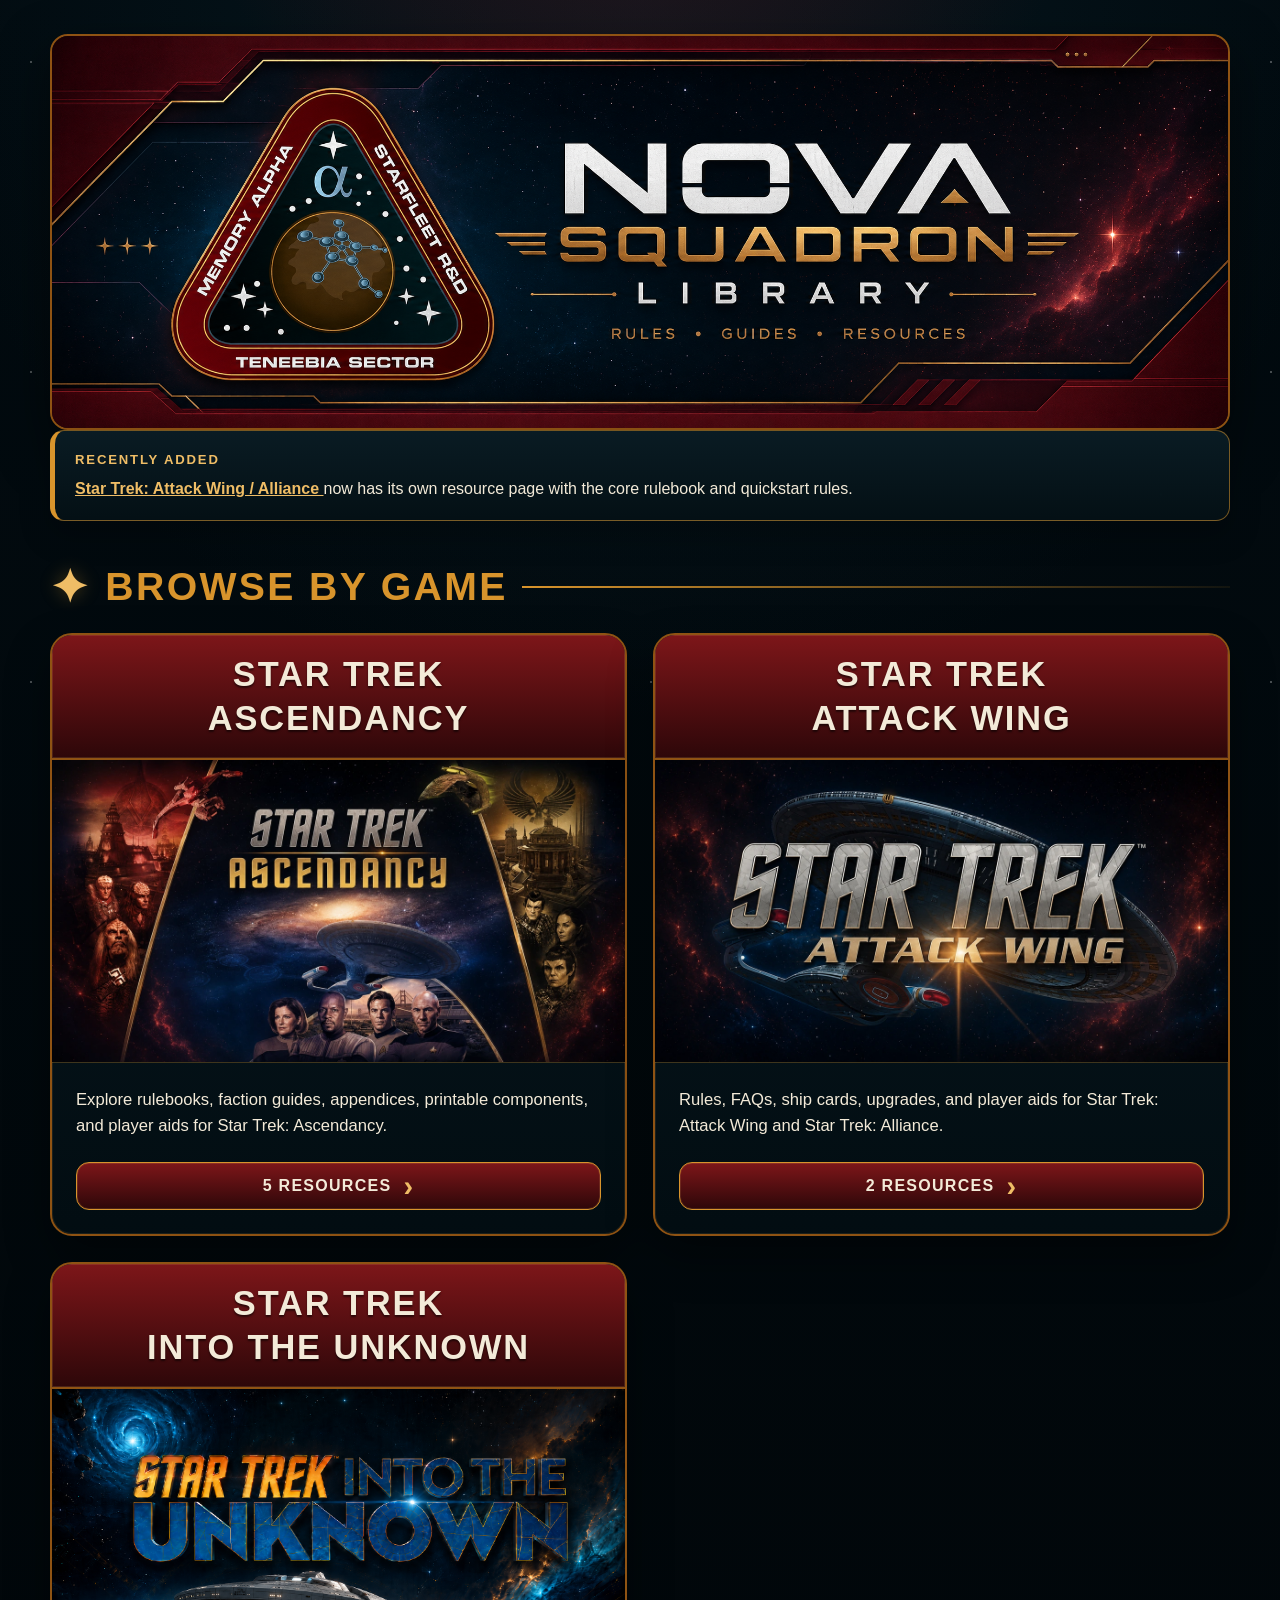
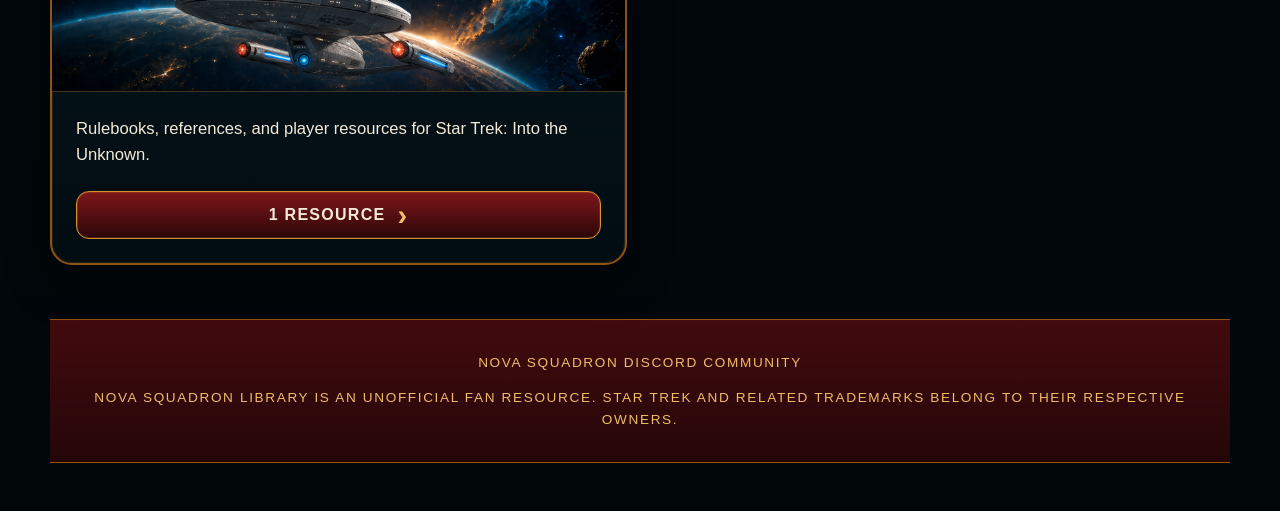
<file: index.html>
<!DOCTYPE html>
<html lang="en">
<head>
  <meta charset="UTF-8">

  <meta name="viewport"
        content="width=device-width, initial-scale=1.0">

  <meta name="description"
        content="Rules, references, and player aids for the Nova Squadron Discord community.">

    <!-- Discord and social-media preview -->
    <meta property="og:type" content="website">
    <meta property="og:site_name" content="Nova Squadron Library">
    <meta property="og:title" content="Nova Squadron Library">
    <meta property="og:description"
          content="Rules, references, and player aids for the Nova Squadron Discord community.">
    <meta property="og:url"
          content="https://sshea89.github.io/Nova-Squadron-Library/">
    <meta property="og:image"
          content="https://sshea89.github.io/Nova-Squadron-Library/images/nova-squadron-library-banner.png">

  <title>Nova Squadron Library</title>

  <link rel="stylesheet" href="css/home.css">
</head>

<body>
  <main class="container">

    <header class="site-header">
      <h1 class="visually-hidden">Nova Squadron Library</h1>

      <img
        class="site-banner"
        src="images/nova-squadron-library-banner.png"
        alt="Nova Squadron Library — Rules, Guides, and Resources">

    <section class="recently-added" aria-labelledby="recently-added-heading">
      <h2 class="recently-added__heading" id="recently-added-heading">
        Recently Added
      </h2>

      <p>
        <a href="attack-wing.html">
          Star Trek: Attack Wing / Alliance
        </a>
        now has its own resource page with the core rulebook and quickstart rules.
      </p>
    </section>
    
    </header>

    <section aria-labelledby="browse-heading">
      <h2 class="section-heading" id="browse-heading">
        <span>Browse by Game</span>
      </h2>

      <div class="game-grid">

        <a class="browse-card" href="ascendancy.html">
          <div class="browse-card__title">
            <span>
              <span class="browse-card__eyebrow">Star Trek</span>
              Ascendancy
            </span>
          </div>

          <img
            class="browse-card__art"
            src="images/ascendancy-card-art.webp"
            alt=""
            loading="lazy">

          <div class="browse-card__body">
            <p class="browse-card__description">
              Explore rulebooks, faction guides, appendices,
              printable components, and player aids for
              Star Trek: Ascendancy.
            </p>

            <span class="browse-card__button">
              5 Resources
            </span>
          </div>
        </a>

        <a class="browse-card" href="attack-wing.html">
          <div class="browse-card__title">
            <span>
              <span class="browse-card__eyebrow">Star Trek</span>
              Attack Wing
            </span>
          </div>

          <img
            class="browse-card__art"
            src="images/attack-wing-card-art.webp"
            alt=""
            loading="lazy">

          <div class="browse-card__body">
            <p class="browse-card__description">
              Rules, FAQs, ship cards, upgrades, and player aids
              for Star Trek: Attack Wing and Star Trek: Alliance.
            </p>

            <span class="browse-card__button">
              2 Resources
            </span>
          </div>
        </a>
        
        <a class="browse-card" href="into-the-unknown.html">
          <div class="browse-card__title">
            <span>
              <span class="browse-card__eyebrow">Star Trek</span>
            Into the Unknown
            </span>
          </div>

    <img
        class="browse-card__art"
        src="images/into-the-unknown-card-art.webp"
        alt=""
        loading="lazy">

    <div class="browse-card__body">

        <p class="browse-card__description">
            Rulebooks, references, and player resources
            for Star Trek: Into the Unknown.
        </p>

        <span class="browse-card__button">
            1 Resource
        </span>

    </div>

</a>
      </div>
    </section>

    <footer>
      <p>Nova Squadron Discord Community</p>
    
      <p>
        Nova Squadron Library is an unofficial fan resource.
        Star Trek and related trademarks belong to their respective owners.
      </p>
    </footer>

  </main>
</body>
</html>
</file>
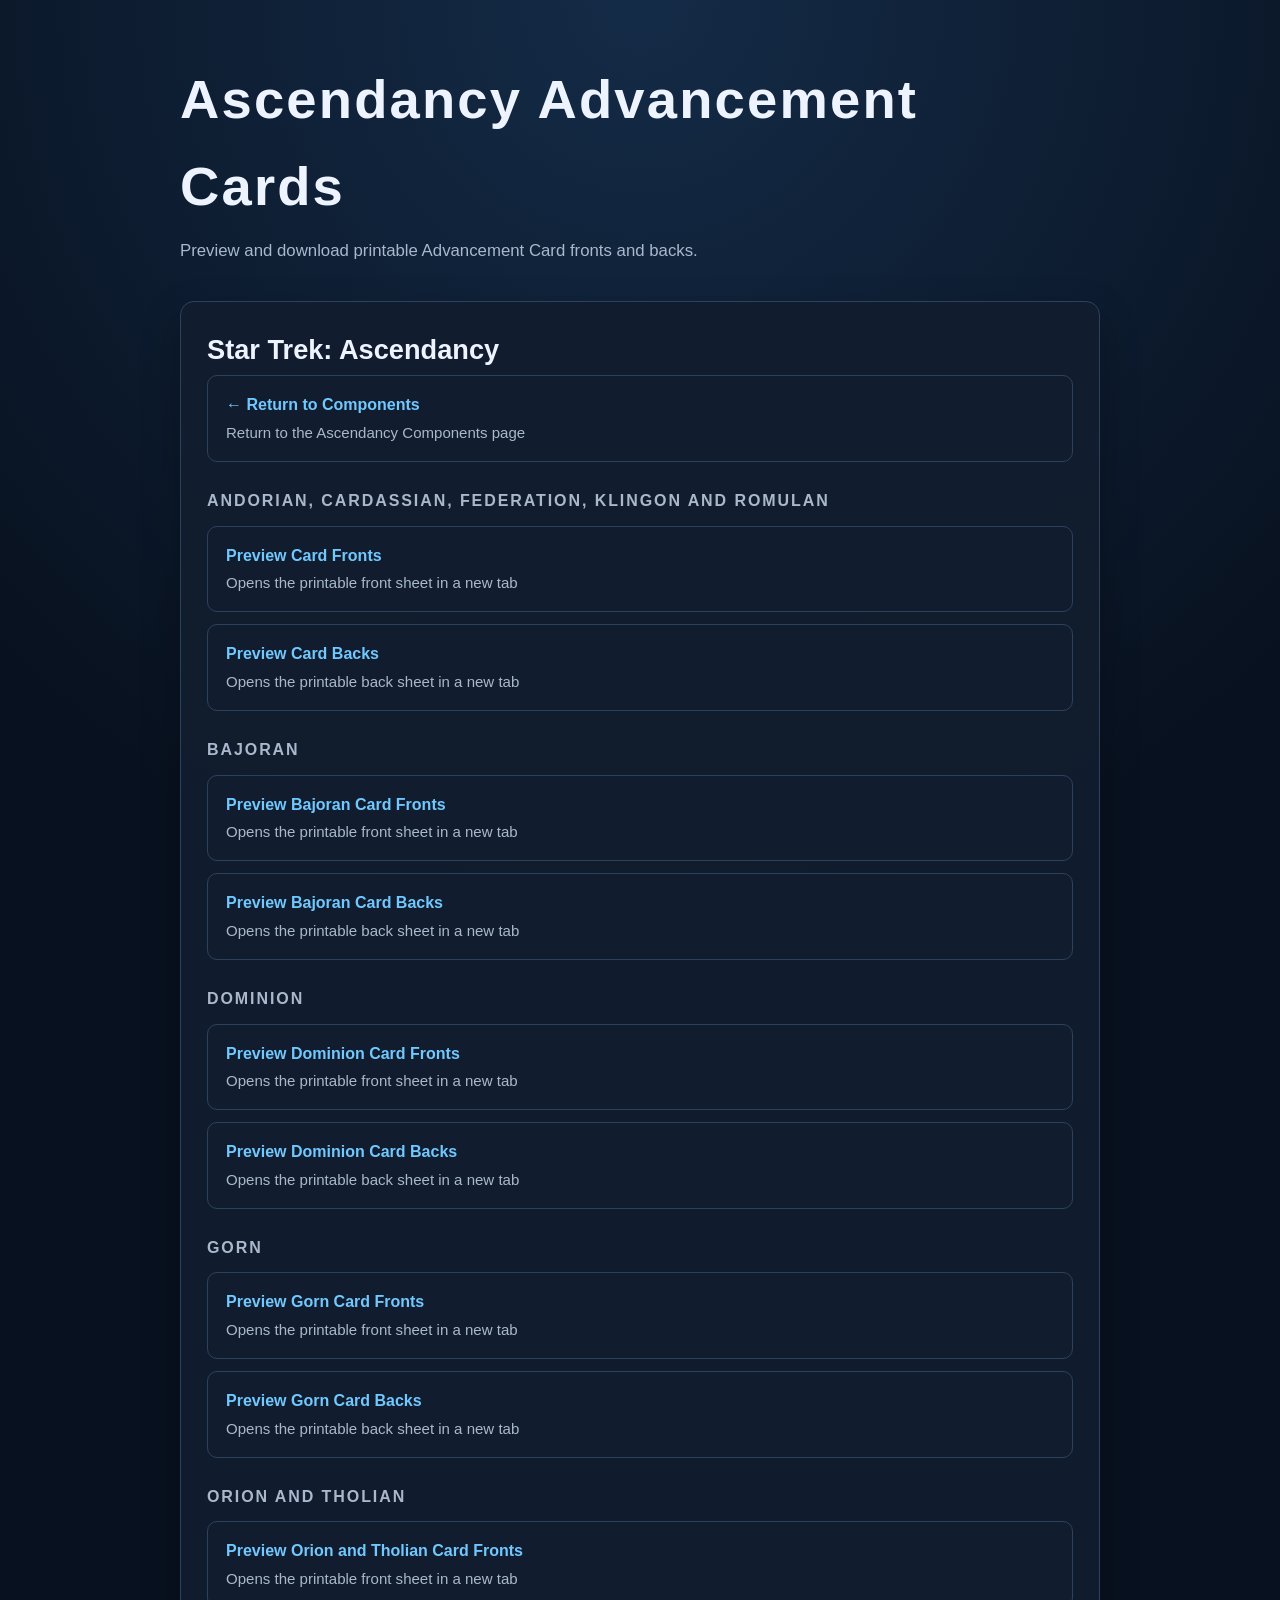
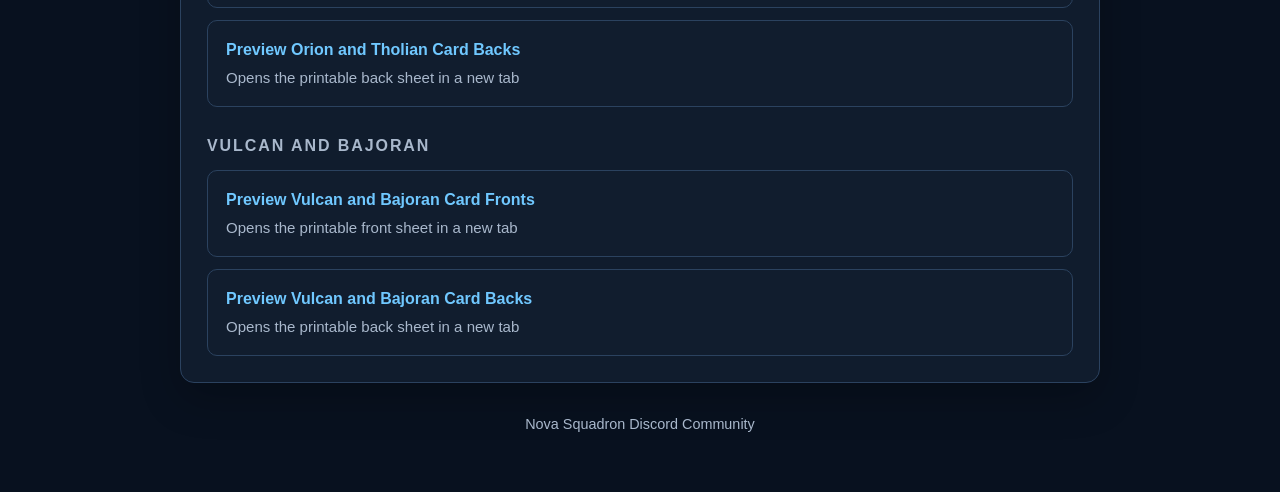
<file: advancement cards.html>
<!DOCTYPE html>
<html lang="en">
<head>
    <meta charset="UTF-8">
    <meta name="viewport" content="width=device-width, initial-scale=1.0">
    <meta name="description" content="Preview and download printable Advancement Cards for Star Trek: Ascendancy.">
    <title>Ascendancy Advancement Cards | Nova Squadron Library</title>

    <style>
        :root {
            color-scheme: dark;
            --background: #08111f;
            --panel: #111d2e;
            --panel-hover: #17263b;
            --text: #edf4ff;
            --muted: #a9b8cc;
            --accent: #70c8ff;
            --border: #2b425f;
        }

        * {
            box-sizing: border-box;
        }

        body {
            margin: 0;
            background:
                radial-gradient(circle at top, #142b47 0, var(--background) 42%);
            color: var(--text);
            font-family: Arial, Helvetica, sans-serif;
            line-height: 1.6;
        }

        .container {
            width: min(920px, calc(100% - 32px));
            margin: 0 auto;
            padding: 56px 0;
        }

        header {
            margin-bottom: 36px;
        }

        h1 {
            margin: 0 0 8px;
            font-size: clamp(2rem, 6vw, 3.4rem);
            letter-spacing: 0.04em;
        }

        .subtitle {
            margin: 0;
            color: var(--muted);
            font-size: 1.05rem;
        }

        .game-card {
            background: rgba(17, 29, 46, 0.94);
            border: 1px solid var(--border);
            border-radius: 14px;
            padding: 26px;
            box-shadow: 0 16px 40px rgba(0, 0, 0, 0.24);
        }

        h2 {
            margin-top: 0;
            margin-bottom: 4px;
            font-size: 1.7rem;
        }

        h3 {
            margin: 26px 0 12px;
            color: var(--muted);
            font-size: 1rem;
            text-transform: uppercase;
            letter-spacing: 0.12em;
        }

        .document-list {
            display: grid;
            gap: 12px;
        }

        .document-link {
            display: block;
            padding: 16px 18px;
            background: var(--panel);
            border: 1px solid var(--border);
            border-radius: 10px;
            color: var(--text);
            text-decoration: none;
            transition: background 150ms ease, transform 150ms ease,
                        border-color 150ms ease;
        }

        .document-link:hover,
        .document-link:focus-visible {
            background: var(--panel-hover);
            border-color: var(--accent);
            transform: translateY(-1px);
            outline: none;
        }

        .document-title {
            display: block;
            color: var(--accent);
            font-weight: 700;
        }

        .document-description {
            display: block;
            margin-top: 3px;
            color: var(--muted);
            font-size: 0.94rem;
        }

        .coming-soon {
            margin: 0;
            padding: 14px 16px;
            border: 1px dashed var(--border);
            border-radius: 10px;
            color: var(--muted);
        }

        footer {
            margin-top: 30px;
            color: var(--muted);
            font-size: 0.9rem;
            text-align: center;
        }
    </style>
</head>

<body>
    <main class="container">
        <header>
            <h1>Ascendancy Advancement Cards</h1>
            <p class="subtitle">
                Preview and download printable Advancement Card fronts and backs.
            </p>
        </header>

<section class="game-card">

    <h2>Star Trek: Ascendancy</h2>

    <div class="document-list">

        <a class="document-link" href="components.html">
            <span class="document-title">← Return to Components</span>
            <span class="document-description">
                Return to the Ascendancy Components page
            </span>
        </a>

    </div>

    <h3>Andorian, Cardassian, Federation, Klingon and Romulan</h3>

    <div class="document-list">

        <a class="document-link"
           href="Star%20Trek%20Ascendancy/Components/Advancement%20Cards/Andorian%20Cardassian%20Federation%20Klingon%20Romulan/UCR%204-0%20Advancements%20And%20Car%20Fed%20Kli%20Rom%20front.pdf"
           target="_blank"
           rel="noopener">

            <span class="document-title">Preview Card Fronts</span>

            <span class="document-description">
                Opens the printable front sheet in a new tab
            </span>

        </a>

        <a class="document-link"
           href="Star%20Trek%20Ascendancy/Components/Advancement%20Cards/Andorian%20Cardassian%20Federation%20Klingon%20Romulan/UCR%204-0%20Advancements%20And%20Car%20Fed%20Kli%20Rom%20back.pdf"
           target="_blank"
           rel="noopener">

            <span class="document-title">Preview Card Backs</span>

            <span class="document-description">
                Opens the printable back sheet in a new tab
            </span>

        </a>

    </div>

    <h3>Bajoran</h3>

    <div class="document-list">

        <a class="document-link"
           href="Star%20Trek%20Ascendancy/Components/Advancement%20Cards/Bajoran/UCR%204-0%20Advancements%20Bajoran%20front.pdf"
           target="_blank"
           rel="noopener">

            <span class="document-title">Preview Bajoran Card Fronts</span>

            <span class="document-description">
                Opens the printable front sheet in a new tab
            </span>

        </a>

        <a class="document-link"
           href="Star%20Trek%20Ascendancy/Components/Advancement%20Cards/Bajoran/UCR%204-0%20Advancements%20Bajoran%20back.pdf"
           target="_blank"
           rel="noopener">

            <span class="document-title">Preview Bajoran Card Backs</span>

            <span class="document-description">
                Opens the printable back sheet in a new tab
            </span>

        </a>

    </div>

    <h3>Dominion</h3>

    <div class="document-list">

        <a class="document-link"
           href="Star%20Trek%20Ascendancy/Components/Advancement%20Cards/Dominion/UCR%204-0%20Advancements%20Dominion%20front.pdf"
           target="_blank"
           rel="noopener">

            <span class="document-title">Preview Dominion Card Fronts</span>

            <span class="document-description">
                Opens the printable front sheet in a new tab
            </span>

        </a>

        <a class="document-link"
           href="Star%20Trek%20Ascendancy/Components/Advancement%20Cards/Dominion/UCR%204-0%20Advancements%20Dominion%20back.pdf"
           target="_blank"
           rel="noopener">

            <span class="document-title">Preview Dominion Card Backs</span>

            <span class="document-description">
                Opens the printable back sheet in a new tab
            </span>

        </a>

    </div>

    <h3>Gorn</h3>

    <div class="document-list">

        <a class="document-link"
           href="Star%20Trek%20Ascendancy/Components/Advancement%20Cards/Gorn/UCR%204-0%20Advancements%20Gorn%20front.pdf"
           target="_blank"
           rel="noopener">

            <span class="document-title">Preview Gorn Card Fronts</span>

            <span class="document-description">
                Opens the printable front sheet in a new tab
            </span>

        </a>

        <a class="document-link"
           href="Star%20Trek%20Ascendancy/Components/Advancement%20Cards/Gorn/UCR%204-0%20Advancements%20Gorn%20back.pdf"
           target="_blank"
           rel="noopener">

            <span class="document-title">Preview Gorn Card Backs</span>

            <span class="document-description">
                Opens the printable back sheet in a new tab
            </span>

        </a>

    </div>

    <h3>Orion and Tholian</h3>

    <div class="document-list">

        <a class="document-link"
           href="Star%20Trek%20Ascendancy/Components/Advancement%20Cards/Orion%20Tholian/UCR%204-0%20Advancements%20Orion%20Tholian%20front.pdf"
           target="_blank"
           rel="noopener">

            <span class="document-title">Preview Orion and Tholian Card Fronts</span>

            <span class="document-description">
                Opens the printable front sheet in a new tab
            </span>

        </a>

        <a class="document-link"
           href="Star%20Trek%20Ascendancy/Components/Advancement%20Cards/Orion%20Tholian/UCR%204-0%20Advancements%20Orion%20Tholian%20back.pdf"
           target="_blank"
           rel="noopener">

            <span class="document-title">Preview Orion and Tholian Card Backs</span>

            <span class="document-description">
                Opens the printable back sheet in a new tab
            </span>

        </a>

    </div>

    <h3>Vulcan and Bajoran</h3>

    <div class="document-list">

        <a class="document-link"
           href="Star%20Trek%20Ascendancy/Components/Advancement%20Cards/Vulcan%20Bajoran/UCR%204-0%20Advancements%20Vulcan%20Bajoran%20front.pdf"
           target="_blank"
           rel="noopener">

            <span class="document-title">Preview Vulcan and Bajoran Card Fronts</span>

            <span class="document-description">
                Opens the printable front sheet in a new tab
            </span>

        </a>

        <a class="document-link"
           href="Star%20Trek%20Ascendancy/Components/Advancement%20Cards/Vulcan%20Bajoran/UCR%204-0%20Advancements%20Vulcan%20Bajoran%20back.pdf"
           target="_blank"
           rel="noopener">

            <span class="document-title">Preview Vulcan and Bajoran Card Backs</span>

            <span class="document-description">
                Opens the printable back sheet in a new tab
            </span>

        </a>

    </div>

</section>

        <footer>
            Nova Squadron Discord Community
        </footer>
    </main>
</body>
</html>
</file>
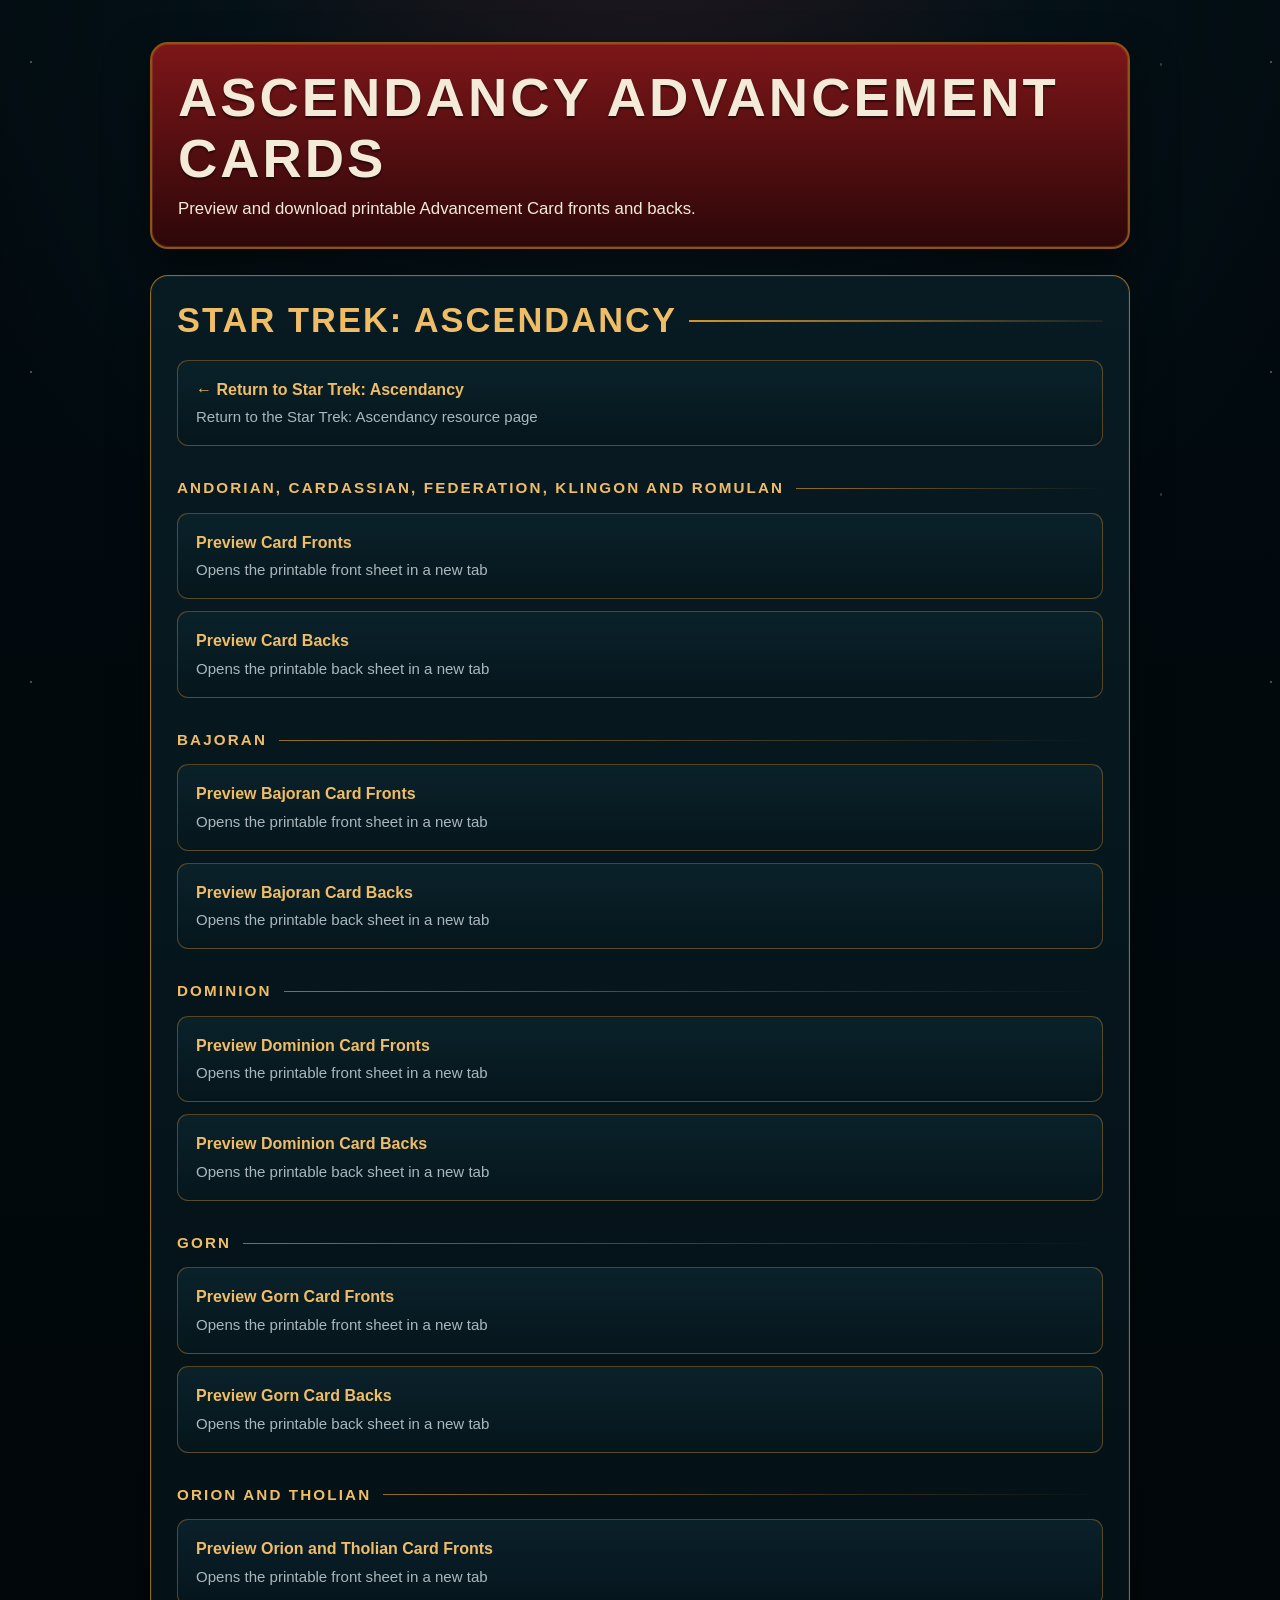
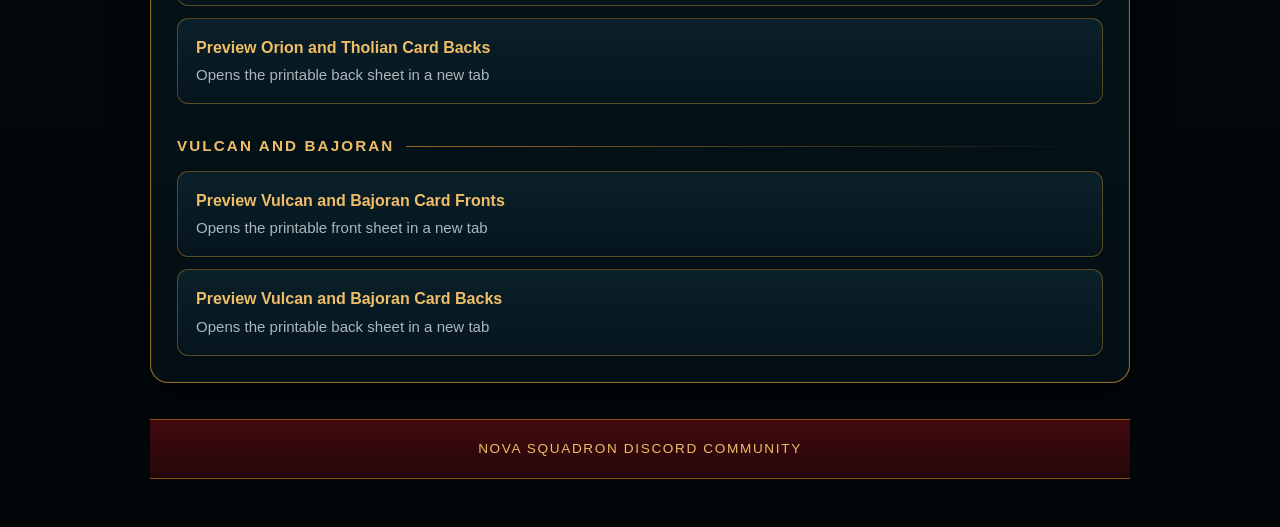
<file: advancement-cards.html>
<!DOCTYPE html>
<html lang="en">
<head>
    <meta charset="UTF-8">
    <meta name="viewport" content="width=device-width, initial-scale=1.0">
    <meta name="description" 
          content="Preview and download printable Advancement Cards for Star Trek: Ascendancy.">

    <!-- Discord and social-media preview -->
    <meta property="og:type" content="website">
    <meta property="og:site_name" content="Nova Squadron Library">
    <meta property="og:title"
          content="Star Trek: Ascendancy Advancement Cards | Nova Squadron Library">
    <meta property="og:description"
          content="Preview and download printable Advancement Card fronts and backs for Star Trek: Ascendancy.">
    <meta property="og:url"
          content="https://sshea89.github.io/Nova-Squadron-Library/advancement-cards.html">
    <meta property="og:image"
          content="https://sshea89.github.io/Nova-Squadron-Library/images/ascendancy-card-art.webp">
    <meta property="og:image:alt"
          content="Star Trek: Ascendancy artwork">

    <title>Ascendancy Advancement Cards | Nova Squadron Library</title>

    <link rel="stylesheet" href="css/game-page.css">
</head>

<body>
    <main class="container">
        <header>
            <h1>Ascendancy Advancement Cards</h1>
            <p class="subtitle">
                Preview and download printable Advancement Card fronts and backs.
            </p>
        </header>

<section class="game-card">

    <h2>Star Trek: Ascendancy</h2>

    <div class="document-list">

        <a class="document-link" href="ascendancy.html">
            <span class="document-title">← Return to Star Trek: Ascendancy</span>
            <span class="document-description">
                Return to the Star Trek: Ascendancy resource page
            </span>
        </a>

    </div>

    <h3>Andorian, Cardassian, Federation, Klingon and Romulan</h3>

    <div class="document-list">

        <a class="document-link"
           href="Star%20Trek%20Ascendancy/Components/Advancement%20Cards/Andorian%20Cardassian%20Federation%20Klingon%20Romulan/UCR%204-0%20Advancements%20And%20Car%20Fed%20Kli%20Rom%20front.pdf"
           target="_blank"
           rel="noopener">

            <span class="document-title">Preview Card Fronts</span>

            <span class="document-description">
                Opens the printable front sheet in a new tab
            </span>

        </a>

        <a class="document-link"
           href="Star%20Trek%20Ascendancy/Components/Advancement%20Cards/Andorian%20Cardassian%20Federation%20Klingon%20Romulan/UCR%204-0%20Advancements%20And%20Car%20Fed%20Kli%20Rom%20back.pdf"
           target="_blank"
           rel="noopener">

            <span class="document-title">Preview Card Backs</span>

            <span class="document-description">
                Opens the printable back sheet in a new tab
            </span>

        </a>

    </div>

    <h3>Bajoran</h3>

    <div class="document-list">

        <a class="document-link"
           href="Star%20Trek%20Ascendancy/Components/Advancement%20Cards/Bajoran/UCR%204-0%20Advancements%20Bajoran%20front.pdf"
           target="_blank"
           rel="noopener">

            <span class="document-title">Preview Bajoran Card Fronts</span>

            <span class="document-description">
                Opens the printable front sheet in a new tab
            </span>

        </a>

        <a class="document-link"
           href="Star%20Trek%20Ascendancy/Components/Advancement%20Cards/Bajoran/UCR%204-0%20Advancements%20Bajoran%20back.pdf"
           target="_blank"
           rel="noopener">

            <span class="document-title">Preview Bajoran Card Backs</span>

            <span class="document-description">
                Opens the printable back sheet in a new tab
            </span>

        </a>

    </div>

    <h3>Dominion</h3>

    <div class="document-list">

        <a class="document-link"
           href="Star%20Trek%20Ascendancy/Components/Advancement%20Cards/Dominion/UCR%204-0%20Advancements%20Dominion%20front.pdf"
           target="_blank"
           rel="noopener">

            <span class="document-title">Preview Dominion Card Fronts</span>

            <span class="document-description">
                Opens the printable front sheet in a new tab
            </span>

        </a>

        <a class="document-link"
           href="Star%20Trek%20Ascendancy/Components/Advancement%20Cards/Dominion/UCR%204-0%20Advancements%20Dominion%20back.pdf"
           target="_blank"
           rel="noopener">

            <span class="document-title">Preview Dominion Card Backs</span>

            <span class="document-description">
                Opens the printable back sheet in a new tab
            </span>

        </a>

    </div>

    <h3>Gorn</h3>

    <div class="document-list">

        <a class="document-link"
           href="Star%20Trek%20Ascendancy/Components/Advancement%20Cards/Gorn/UCR%204-0%20Advancements%20Gorn%20front.pdf"
           target="_blank"
           rel="noopener">

            <span class="document-title">Preview Gorn Card Fronts</span>

            <span class="document-description">
                Opens the printable front sheet in a new tab
            </span>

        </a>

        <a class="document-link"
           href="Star%20Trek%20Ascendancy/Components/Advancement%20Cards/Gorn/UCR%204-0%20Advancements%20Gorn%20back.pdf"
           target="_blank"
           rel="noopener">

            <span class="document-title">Preview Gorn Card Backs</span>

            <span class="document-description">
                Opens the printable back sheet in a new tab
            </span>

        </a>

    </div>

    <h3>Orion and Tholian</h3>

    <div class="document-list">

        <a class="document-link"
           href="Star%20Trek%20Ascendancy/Components/Advancement%20Cards/Orion%20Tholian/UCR%204-0%20Advancements%20Orion%20Tholian%20front.pdf"
           target="_blank"
           rel="noopener">

            <span class="document-title">Preview Orion and Tholian Card Fronts</span>

            <span class="document-description">
                Opens the printable front sheet in a new tab
            </span>

        </a>

        <a class="document-link"
           href="Star%20Trek%20Ascendancy/Components/Advancement%20Cards/Orion%20Tholian/UCR%204-0%20Advancements%20Orion%20Tholian%20back.pdf"
           target="_blank"
           rel="noopener">

            <span class="document-title">Preview Orion and Tholian Card Backs</span>

            <span class="document-description">
                Opens the printable back sheet in a new tab
            </span>

        </a>

    </div>

    <h3>Vulcan and Bajoran</h3>

    <div class="document-list">

        <a class="document-link"
           href="Star%20Trek%20Ascendancy/Components/Advancement%20Cards/Vulcan%20Bajoran/UCR%204-0%20Advancements%20Vulcan%20Bajoran%20front.pdf"
           target="_blank"
           rel="noopener">

            <span class="document-title">Preview Vulcan and Bajoran Card Fronts</span>

            <span class="document-description">
                Opens the printable front sheet in a new tab
            </span>

        </a>

        <a class="document-link"
           href="Star%20Trek%20Ascendancy/Components/Advancement%20Cards/Vulcan%20Bajoran/UCR%204-0%20Advancements%20Vulcan%20Bajoran%20back.pdf"
           target="_blank"
           rel="noopener">

            <span class="document-title">Preview Vulcan and Bajoran Card Backs</span>

            <span class="document-description">
                Opens the printable back sheet in a new tab
            </span>

        </a>

    </div>

</section>

        <footer>
            Nova Squadron Discord Community
        </footer>
    </main>
</body>
</html>
</file>
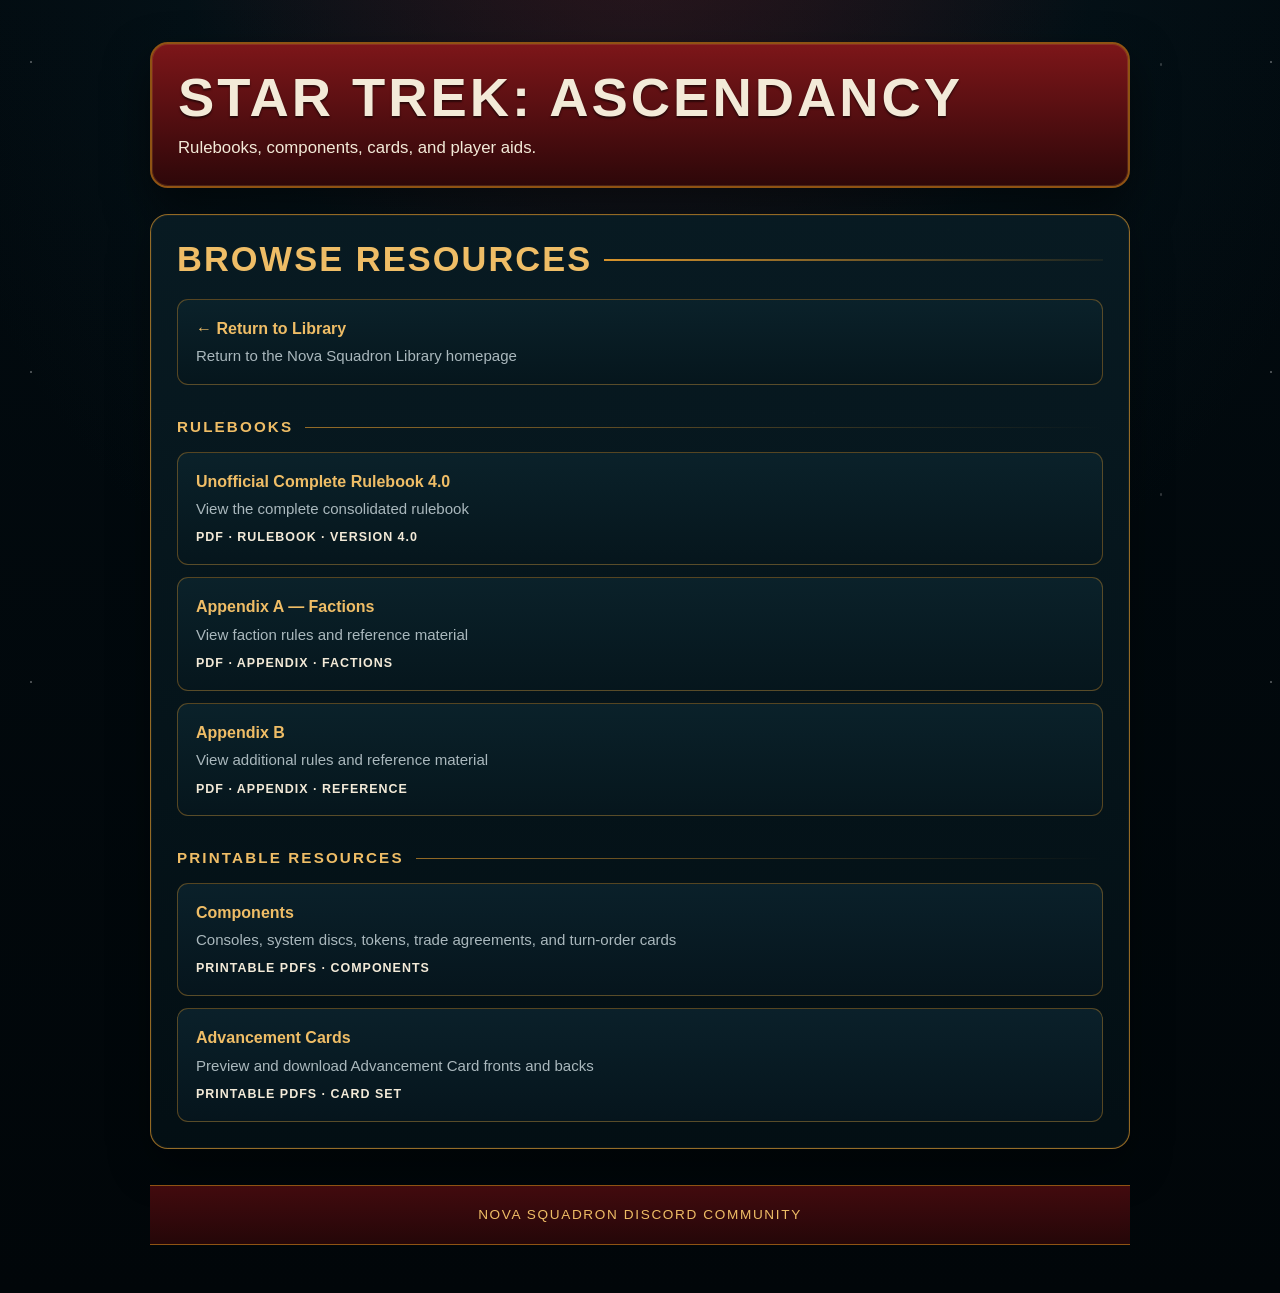
<file: ascendancy.html>
<!DOCTYPE html>
<html lang="en">
<head>
    <meta charset="UTF-8">
    <meta name="viewport" content="width=device-width, initial-scale=1.0">
    <meta name="description" content="Rulebooks, components, cards, and player aids for Star Trek: Ascendancy.">

    <!-- Discord and social-media preview -->
    <meta property="og:type" content="website">
    <meta property="og:site_name" content="Nova Squadron Library">
    <meta property="og:title" content="Star Trek: Ascendancy | Nova Squadron Library">
    <meta property="og:description"
          content="Rulebooks, printable components, advancement cards, and player aids for Star Trek: Ascendancy.">
    <meta property="og:url"
          content="https://sshea89.github.io/Nova-Squadron-Library/ascendancy.html">
    <meta property="og:image"
          content="https://sshea89.github.io/Nova-Squadron-Library/images/ascendancy-card-art.webp">
    <meta property="og:image:alt"
          content="Star Trek: Ascendancy artwork">

    <title>Star Trek: Ascendancy | Nova Squadron Library</title>
    
    <link rel="stylesheet" href="css/game-page.css?v=2">
</head>

<body>
    <main class="container">
        <header>
          <h1>Star Trek: Ascendancy</h1>
          <p class="subtitle">
            Rulebooks, components, cards, and player aids.
          </p>
</header>

          <section class="game-card">
    <h2>Browse Resources</h2>

    <div class="document-list">
      <a class="document-link" href="index.html">
        <span class="document-title">← Return to Library</span>
        <span class="document-description">
          Return to the Nova Squadron Library homepage
        </span>
      </a>
    </div>

    <h3>Rulebooks</h3>

    <div class="document-list">
      <a class="document-link" href="viewers/ascendancy-ucr/">
        <span class="document-title">
          Unofficial Complete Rulebook 4.0
        </span>
        <span class="document-description">
          View the complete consolidated rulebook
        </span>
        <span class="document-meta">
          PDF · Rulebook · Version 4.0
        </span>
      </a>

      <a class="document-link" href="viewers/ascendancy-appendix-a/">
        <span class="document-title">
          Appendix A — Factions
        </span>
        <span class="document-description">
          View faction rules and reference material
        </span>
        <span class="document-meta">
          PDF · Appendix · Factions
        </span>
      </a>

      <a class="document-link" href="viewers/ascendancy-appendix-b/">
        <span class="document-title">
          Appendix B
        </span>
        <span class="document-description">
          View additional rules and reference material
        </span>
        <span class="document-meta">
          PDF · Appendix · Reference
        </span>
      </a>
    </div>

    <h3>Printable Resources</h3>

    <div class="document-list">
      <a class="document-link" href="components.html">
        <span class="document-title">Components</span>
        <span class="document-description">
          Consoles, system discs, tokens, trade agreements, and turn-order cards
        </span>
        <span class="document-meta">
          Printable PDFs · Components
        </span>
      </a>

      <a class="document-link" href="advancement-cards.html">
        <span class="document-title">Advancement Cards</span>
        <span class="document-description">
          Preview and download Advancement Card fronts and backs
        </span>
        <span class="document-meta">
          Printable PDFs · Card Set
        </span>
      </a>
    </div>
  </section>

        <footer>
            Nova Squadron Discord Community
        </footer>
    </main>
</body>
</html>
</file>
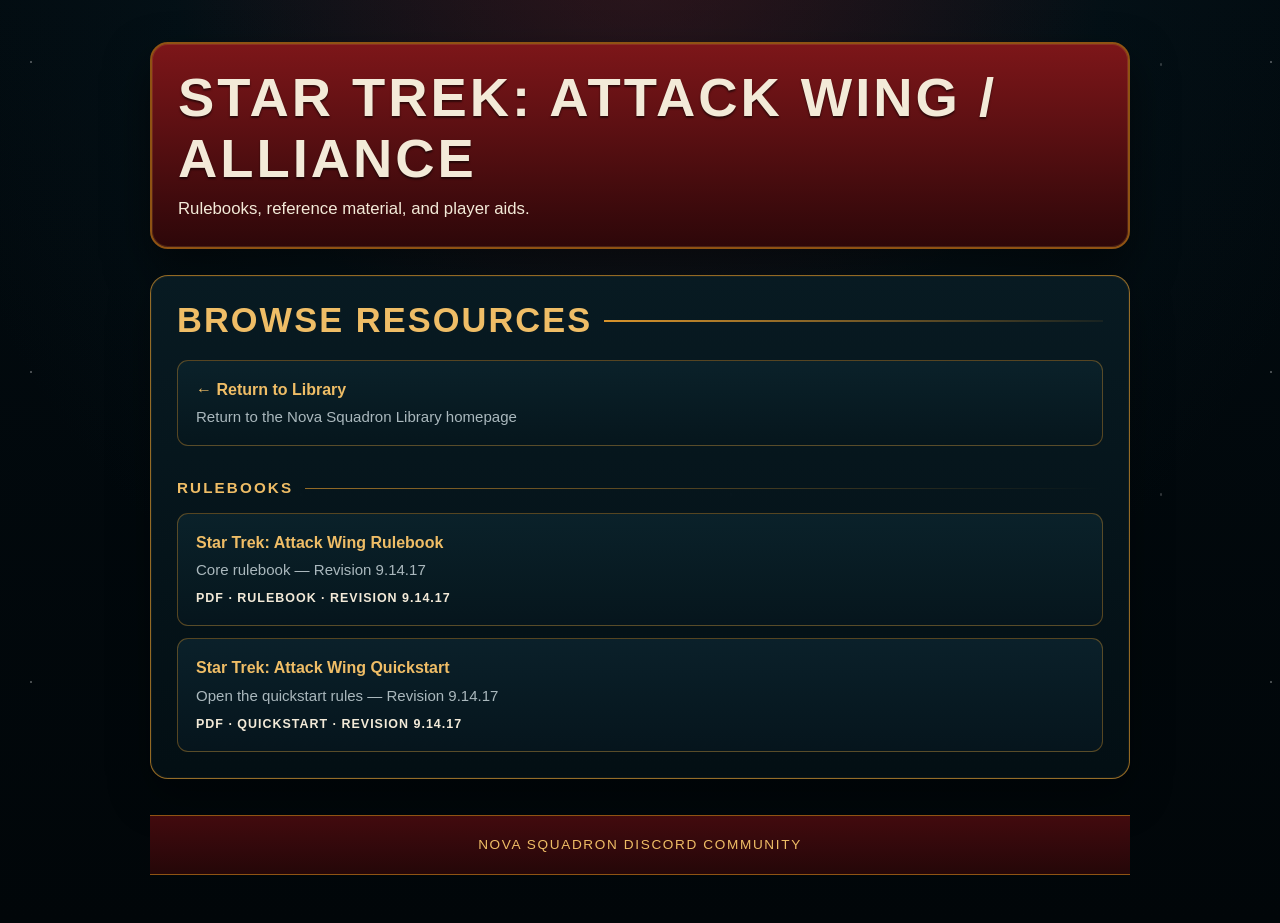
<file: attack-wing.html>
<!DOCTYPE html>
<html lang="en">
<head>
    <meta charset="UTF-8">
    <meta name="viewport" content="width=device-width, initial-scale=1.0">
    <meta name="description" content="Rulebooks and player aids for Star Trek: Attack Wing and Star Trek: Alliance.">

    <!-- Discord and social-media preview -->
    <meta property="og:type" content="website">
    <meta property="og:site_name" content="Nova Squadron Library">
    <meta property="og:title" content="Star Trek: Attack Wing / Alliance | Nova Squadron Library">
    <meta property="og:description"
          content="Rulebooks, quickstart rules, reference material, and player aids for Star Trek: Attack Wing and Star Trek: Alliance.">
    <meta property="og:url"
      content="https://sshea89.github.io/Nova-Squadron-Library/attack-wing.html">
    <meta property="og:image"
          content="https://sshea89.github.io/Nova-Squadron-Library/images/attack-wing-rulebook-cover.jpg">
    <meta property="og:image:alt"
          content="Cover of the Star Trek: Attack Wing Rulebook">

    <title>Star Trek: Attack Wing / Alliance | Nova Squadron Library</title>

    <link rel="stylesheet" href="css/game-page.css">
    
</head>

<body>
    <main class="container">
        <header>
          <h1>Star Trek: Attack Wing / Alliance</h1>
          <p class="subtitle">
            Rulebooks, reference material, and player aids.
          </p>
        </header>

            <section class="game-card">
    <h2>Browse Resources</h2>

    <div class="document-list">
      <a class="document-link" href="index.html">
        <span class="document-title">← Return to Library</span>
        <span class="document-description">
          Return to the Nova Squadron Library homepage
        </span>
      </a>
    </div>

    <h3>Rulebooks</h3>

    <div class="document-list">
      <a class="document-link" href="viewers/attack-wing-rulebook/">
        <span class="document-title">
          Star Trek: Attack Wing Rulebook
        </span>
        <span class="document-description">
          Core rulebook — Revision 9.14.17
        </span>
        <span class="document-meta">
          PDF · Rulebook · Revision 9.14.17
        </span>
      </a>

      <a class="document-link"
         href="viewers/attack-wing-quickstart/">
        <span class="document-title">
          Star Trek: Attack Wing Quickstart
        </span>
        <span class="document-description">
          Open the quickstart rules — Revision 9.14.17
        </span>
        <span class="document-meta">
          PDF · Quickstart · Revision 9.14.17
        </span>
      </a>
    </div>
  </section>

        <footer>
            Nova Squadron Discord Community
        </footer>
    </main>
</body>
</html>
</file>
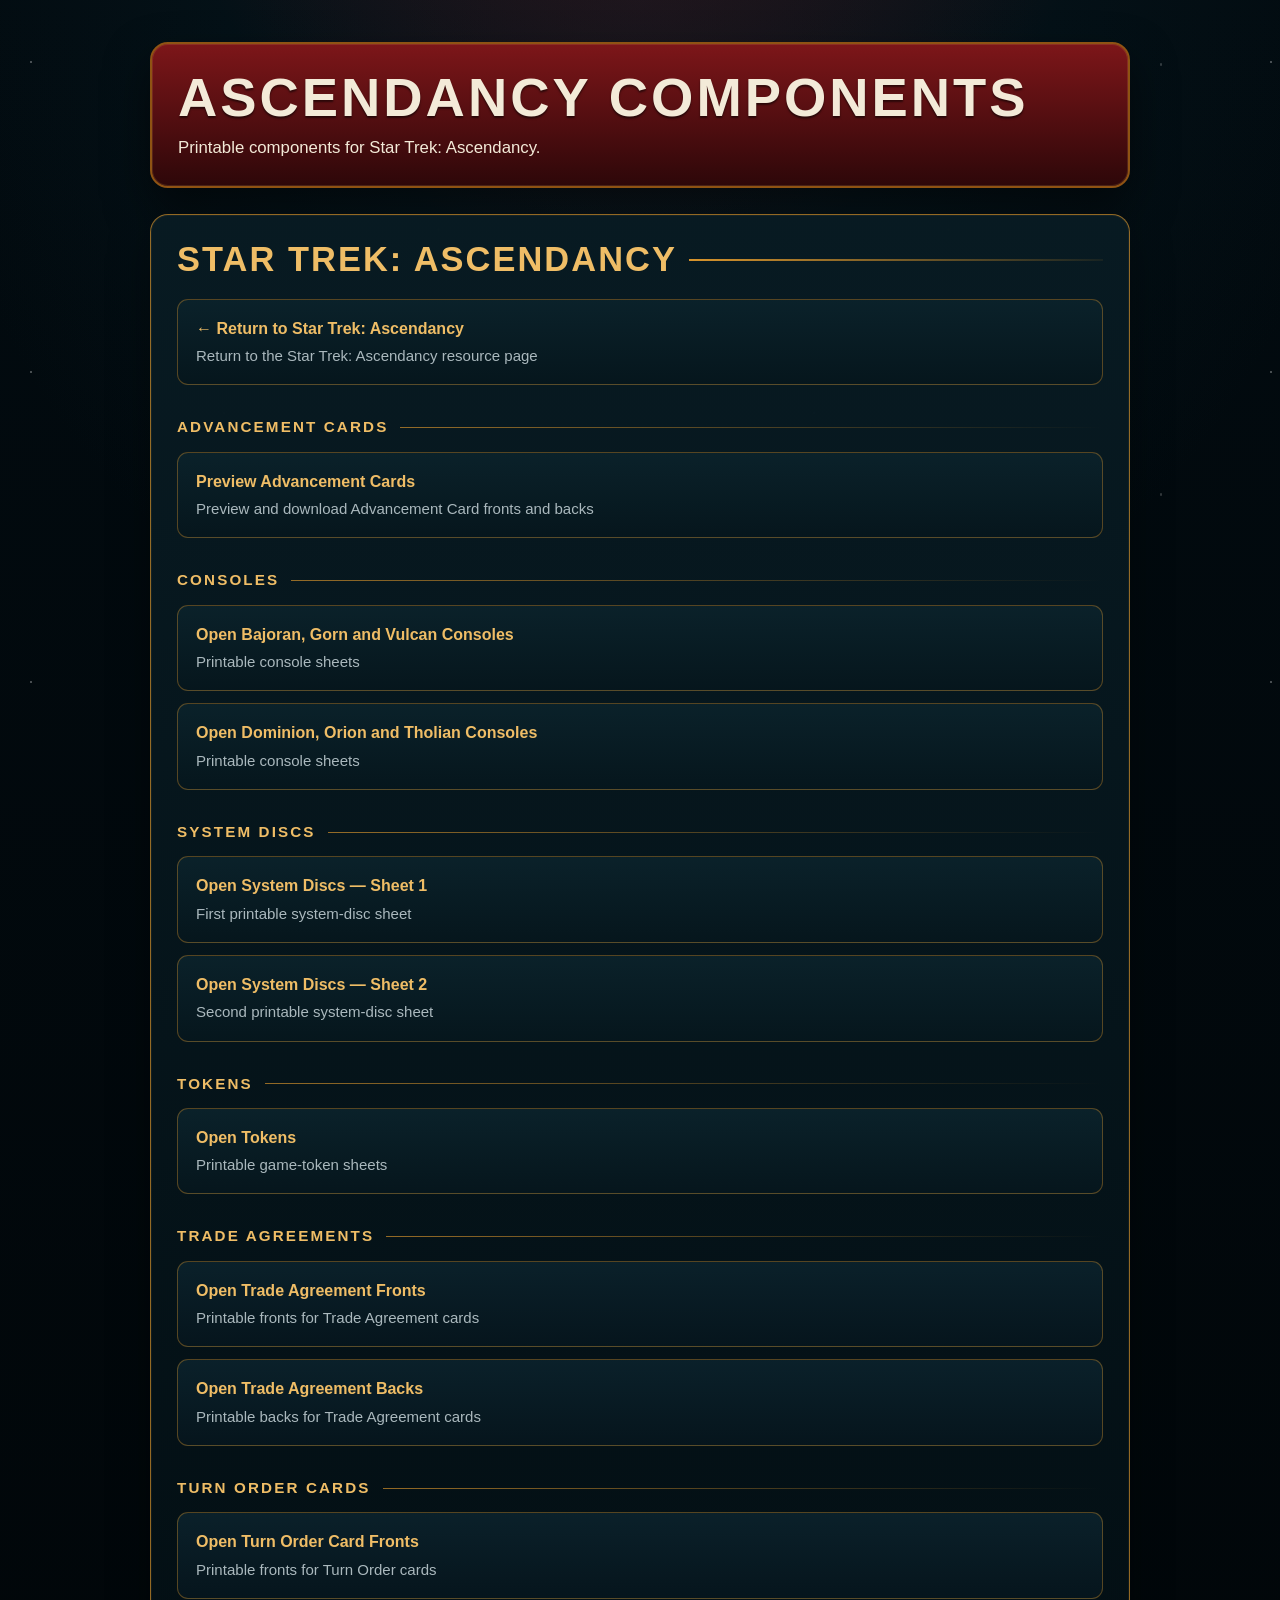
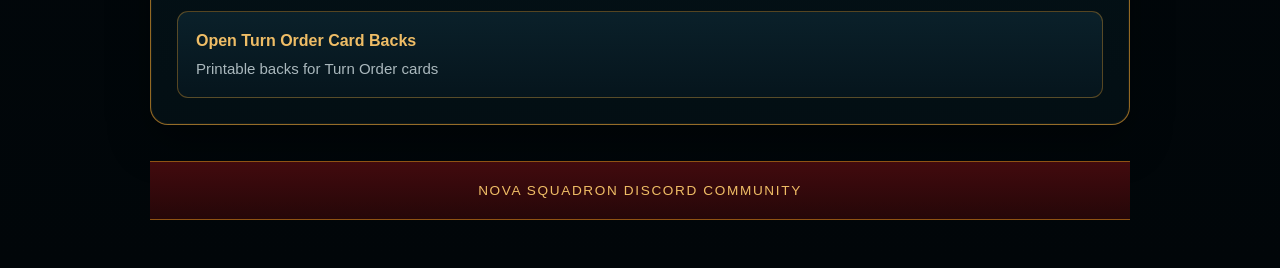
<file: components.html>
<!DOCTYPE html>
<html lang="en">
<head>
    <meta charset="UTF-8">
    <meta name="viewport" content="width=device-width, initial-scale=1.0">
    <meta name="description" 
          content="Printable components for Star Trek: Ascendancy in the Nova Squadron Library.">

    <!-- Discord and social-media preview -->
    <meta property="og:type" content="website">
    <meta property="og:site_name" content="Nova Squadron Library">
    <meta property="og:title"
          content="Star Trek: Ascendancy Components | Nova Squadron Library">
    <meta property="og:description"
          content="Printable consoles, system discs, tokens, trade agreements, turn-order cards, and other components for Star Trek: Ascendancy.">
    <meta property="og:url"
          content="https://sshea89.github.io/Nova-Squadron-Library/components.html">
    <meta property="og:image"
          content="https://sshea89.github.io/Nova-Squadron-Library/images/ascendancy-card-art.webp">
    <meta property="og:image:alt"
          content="Star Trek: Ascendancy artwork">

    <title>Star Trek: Ascendancy Components | Nova Squadron Library</title>

    <link rel="stylesheet" href="css/game-page.css">
</head>

<body>
    <main class="container">
        <header>
            <h1>Ascendancy Components</h1>
            <p class="subtitle">
                Printable components for Star Trek: Ascendancy.
            </p>
        </header>

        <section class="game-card">

    <h2>Star Trek: Ascendancy</h2>

    <div class="document-list">

        <a class="document-link" href="ascendancy.html">
            <span class="document-title">← Return to Star Trek: Ascendancy</span>
            <span class="document-description">
                Return to the Star Trek: Ascendancy resource page
            </span>
        </a>

    </div>

    <h3>Advancement Cards</h3>

    <div class="document-list">

        <a class="document-link"
           href="advancement-cards.html">

            <span class="document-title">Preview Advancement Cards</span>

            <span class="document-description">
                Preview and download Advancement Card fronts and backs
            </span>

        </a>

    </div>

    <h3>Consoles</h3>

    <div class="document-list">

        <a class="document-link"
           href="Star%20Trek%20Ascendancy/Components/Consoles/UCR%204-0%20Consoles%20Baj%20Gor%20Vul.pdf"
           target="_blank"
           rel="noopener">

            <span class="document-title">
                Open Bajoran, Gorn and Vulcan Consoles
            </span>

            <span class="document-description">
                Printable console sheets
            </span>

        </a>

        <a class="document-link"
           href="Star%20Trek%20Ascendancy/Components/Consoles/UCR%204-0%20Consoles%20Dom%20Ori%20Tho.pdf"
           target="_blank"
           rel="noopener">

            <span class="document-title">
                Open Dominion, Orion and Tholian Consoles
            </span>

            <span class="document-description">
                Printable console sheets
            </span>

        </a>

    </div>

    <h3>System Discs</h3>

    <div class="document-list">

        <a class="document-link"
           href="Star%20Trek%20Ascendancy/Components/System%20Discs/UCR%204-0%20System%20Discs%201.pdf"
           target="_blank"
           rel="noopener">

            <span class="document-title">Open System Discs — Sheet 1</span>

            <span class="document-description">
                First printable system-disc sheet
            </span>

        </a>

        <a class="document-link"
           href="Star%20Trek%20Ascendancy/Components/System%20Discs/UCR%204-0%20System%20Discs%202.pdf"
           target="_blank"
           rel="noopener">

            <span class="document-title">Open System Discs — Sheet 2</span>

            <span class="document-description">
                Second printable system-disc sheet
            </span>

        </a>

    </div>

    <h3>Tokens</h3>

    <div class="document-list">

        <a class="document-link"
           href="Star%20Trek%20Ascendancy/Components/Tokens/UCR%204-0%20Tokens.pdf"
           target="_blank"
           rel="noopener">

            <span class="document-title">Open Tokens</span>

            <span class="document-description">
                Printable game-token sheets
            </span>

        </a>

    </div>

    <h3>Trade Agreements</h3>

    <div class="document-list">

        <a class="document-link"
           href="Star%20Trek%20Ascendancy/Components/Trade%20Agreements/UCR%204-0%20Trade%20Agreements%20Front.pdf"
           target="_blank"
           rel="noopener">

            <span class="document-title">Open Trade Agreement Fronts</span>

            <span class="document-description">
                Printable fronts for Trade Agreement cards
            </span>

        </a>

        <a class="document-link"
           href="Star%20Trek%20Ascendancy/Components/Trade%20Agreements/UCR%204-0%20Trade%20Agreements%20Back.pdf"
           target="_blank"
           rel="noopener">

            <span class="document-title">Open Trade Agreement Backs</span>

            <span class="document-description">
                Printable backs for Trade Agreement cards
            </span>

        </a>

    </div>

    <h3>Turn Order Cards</h3>

    <div class="document-list">

        <a class="document-link"
           href="Star%20Trek%20Ascendancy/Components/Turn%20Order%20Cards/UCR%204-0%20Turn%20Order%20Cards%20Front.pdf"
           target="_blank"
           rel="noopener">

            <span class="document-title">Open Turn Order Card Fronts</span>

            <span class="document-description">
                Printable fronts for Turn Order cards
            </span>

        </a>

        <a class="document-link"
           href="Star%20Trek%20Ascendancy/Components/Turn%20Order%20Cards/UCR%204-0%20Turn%20Order%20Cards%20Back.pdf"
           target="_blank"
           rel="noopener">

            <span class="document-title">Open Turn Order Card Backs</span>

            <span class="document-description">
                Printable backs for Turn Order cards
            </span>

        </a>

    </div>

</section>

        <footer>
            Nova Squadron Discord Community
        </footer>
    </main>
</body>
</html>
</file>
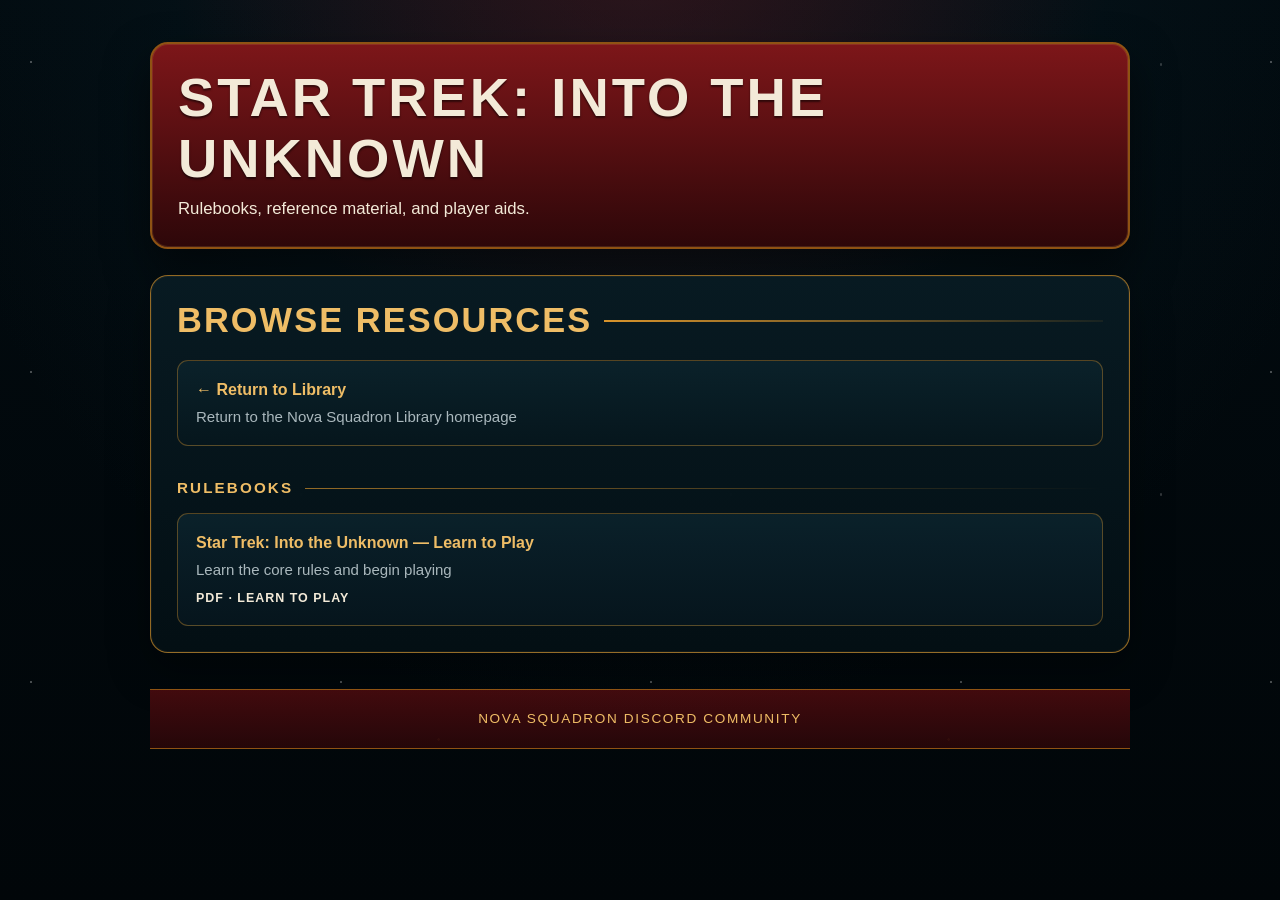
<file: into-the-unknown.html>
<!DOCTYPE html>
<html lang="en">
<head>
    <meta charset="UTF-8">
    <meta name="viewport" content="width=device-width, initial-scale=1.0">
    <meta name="description" content="Rulebooks and player aids for Star Trek: Into the Unknown.">

    <!-- Discord and social-media preview -->
    <meta property="og:type" content="website">
    <meta property="og:site_name" content="Nova Squadron Library">
    <meta property="og:title" content="Star Trek: Into the Unknown | Nova Squadron Library">
    <meta property="og:description"
          content="Rulebooks, reference material, and player aids for Star Trek: Into the Unknown.">
    <meta property="og:url"
      content="https://sshea89.github.io/Nova-Squadron-Library/into-the-unknown.html">
    <meta property="og:image"
          content="https://sshea89.github.io/Nova-Squadron-Library/images/into-the-unknown-learn-to-play.jpg">
    <meta property="og:image:alt"
          content="Cover of the Star Trek: Into the Unknown Rulebook">

    <title>Star Trek: Into the Unknown | Nova Squadron Library</title>

    <link rel="stylesheet" href="css/game-page.css">
    
</head>

<body>
    <main class="container">
        <header>
          <h1>Star Trek: Into the Unknown</h1>
          <p class="subtitle">
            Rulebooks, reference material, and player aids.
          </p>
        </header>

            <section class="game-card">
    <h2>Browse Resources</h2>

    <div class="document-list">
      <a class="document-link" href="index.html">
        <span class="document-title">← Return to Library</span>
        <span class="document-description">
          Return to the Nova Squadron Library homepage
        </span>
      </a>
    </div>

    <h3>Rulebooks</h3>

<div class="document-list">

    <a class="document-link"
       href="viewers/into-the-unknown-learn-to-play/">

        <span class="document-title">
            Star Trek: Into the Unknown — Learn to Play
        </span>

        <span class="document-description">
            Learn the core rules and begin playing
        </span>

        <span class="document-meta">
            PDF · Learn to Play
        </span>

    </a>

</div>
  </section>

        <footer>
            Nova Squadron Discord Community
        </footer>
    </main>
</body>
</html>
</file>
<file: css/home.css>
:root {
      color-scheme: dark;

      --page: #020b10;
      --page-deep: #010609;
      --panel: #06151c;
      --panel-raised: #0a1c24;
      --panel-hover: #102933;

      --maroon: #5b0d10;
      --maroon-dark: #2d0709;
      --maroon-light: #7d1619;

      --gold: #d8942c;
      --gold-light: #efbd66;
      --gold-dark: #8f5313;

      --cream: #f3ead8;
      --text: #e8edf0;
      --muted: #aab8bd;

      --line: rgba(216, 148, 44, 0.68);
      --line-soft: rgba(216, 148, 44, 0.28);
      --shadow: rgba(0, 0, 0, 0.5);
    }

    * {
      box-sizing: border-box;
    }

    html {
      scroll-behavior: smooth;
    }

    body {
      margin: 0;
      min-height: 100vh;
      color: var(--text);
      font-family:
        "Avenir Next",
        "Segoe UI",
        Arial,
        Helvetica,
        sans-serif;
      line-height: 1.6;
      background:
        radial-gradient(circle at 50% -12%, rgba(104, 12, 17, 0.44), transparent 30rem),
        radial-gradient(circle at 50% 0, rgba(16, 51, 64, 0.34), transparent 45rem),
        linear-gradient(180deg, var(--page) 0%, var(--page-deep) 100%);
    }

    body::before {
      content: "";
      position: fixed;
      inset: 0;
      z-index: -1;
      pointer-events: none;
      opacity: 0.35;
      background-image:
        radial-gradient(circle at 10% 20%, rgba(255,255,255,0.8) 0 1px, transparent 1.5px),
        radial-gradient(circle at 70% 15%, rgba(255,255,255,0.55) 0 1px, transparent 1.5px),
        radial-gradient(circle at 86% 45%, rgba(216,148,44,0.65) 0 1px, transparent 1.5px),
        radial-gradient(circle at 38% 70%, rgba(255,255,255,0.45) 0 1px, transparent 1.5px);
      background-size: 310px 310px, 430px 430px, 510px 510px, 590px 590px;
    }

    a {
      color: inherit;
    }

    .container {
      width: min(1180px, calc(100% - 32px));
      margin: 0 auto;
      padding: 34px 0 48px;
    }

    .site-header {
      margin-bottom: 42px;
    }

    .site-banner {
      display: block;
      width: 100%;
      height: auto;
      border: 2px solid var(--gold-dark);
      border-radius: 18px;
      box-shadow:
        0 20px 50px var(--shadow),
        0 0 0 1px rgba(239, 189, 102, 0.18) inset;
    }

    .recently-added {
      margin: 0 0 34px;
      padding: 18px 20px;
      background:
        linear-gradient(180deg, rgba(10, 28, 36, 0.98), rgba(4, 16, 21, 0.98));
      border: 1px solid rgba(216, 148, 44, 0.55);
      border-left: 5px solid var(--gold);
      border-radius: 14px;
      box-shadow: 0 14px 30px rgba(0, 0, 0, 0.25);
    }

.recently-added__heading {
  margin: 0 0 6px;
  color: var(--gold-light);
  font-size: 0.82rem;
  font-weight: 800;
  letter-spacing: 0.14em;
  text-transform: uppercase;
}

.recently-added p {
  margin: 0;
  color: var(--cream);
}

.recently-added a {
  color: var(--gold-light);
  font-weight: 800;
}

    .visually-hidden {
      position: absolute;
      width: 1px;
      height: 1px;
      padding: 0;
      margin: -1px;
      overflow: hidden;
      clip: rect(0, 0, 0, 0);
      white-space: nowrap;
      border: 0;
    }

    .section-heading {
      display: grid;
      grid-template-columns: auto auto minmax(40px, 1fr);
      align-items: center;
      gap: 14px;
      margin: 0 0 22px;
      color: var(--gold);
      font-family:
        "Arial Narrow",
        "Avenir Next Condensed",
        "Trebuchet MS",
        sans-serif;
      font-size: clamp(1.55rem, 4vw, 2.45rem);
      font-weight: 800;
      letter-spacing: 0.06em;
      line-height: 1.05;
      text-transform: uppercase;
    }

    .section-heading::before {
      content: "✦";
      color: var(--gold-light);
      font-size: 1.18em;
      text-shadow: 0 0 18px rgba(216, 148, 44, 0.35);
    }

    .section-heading::after {
      content: "";
      height: 2px;
      background:
        linear-gradient(90deg, var(--gold), rgba(216, 148, 44, 0.08));
    }

    .game-grid {
      display: grid;
      grid-template-columns: repeat(2, minmax(0, 1fr));
      gap: 26px;
      margin-bottom: 54px;
    }

    .browse-card {
      position: relative;
      display: flex;
      min-width: 0;
      flex-direction: column;
      overflow: hidden;
      color: var(--text);
      text-decoration: none;
      background:
        linear-gradient(180deg, rgba(8, 26, 34, 0.98), rgba(2, 13, 18, 0.98));
      border: 2px solid var(--gold-dark);
      border-radius: 22px;
      box-shadow:
        0 20px 44px rgba(0, 0, 0, 0.38),
        0 0 0 1px rgba(239, 189, 102, 0.1) inset;
      transition:
        transform 180ms ease,
        border-color 180ms ease,
        box-shadow 180ms ease;
    }

    .browse-card:hover,
    .browse-card:focus-visible {
      transform: translateY(-4px);
      border-color: var(--gold-light);
      box-shadow:
        0 26px 54px rgba(0, 0, 0, 0.5),
        0 0 22px rgba(216, 148, 44, 0.18);
      outline: none;
    }

    .browse-card__title {
      min-height: 112px;
      display: grid;
      place-items: center;
      padding: 20px 18px;
      text-align: center;
      background:
        linear-gradient(180deg, var(--maroon-light), var(--maroon-dark));
      border-bottom: 2px solid var(--gold-dark);
      box-shadow:
        inset 0 0 0 1px rgba(239, 189, 102, 0.15);
    }

    .browse-card__title span {
      display: block;
      color: var(--cream);
      font-family:
        "Arial Narrow",
        "Avenir Next Condensed",
        "Trebuchet MS",
        sans-serif;
      font-size: clamp(1.38rem, 3.8vw, 2.15rem);
      font-weight: 800;
      letter-spacing: 0.055em;
      line-height: 1.15;
      text-transform: uppercase;
      text-shadow: 0 2px 2px rgba(0, 0, 0, 0.55);
    }

    .browse-card__eyebrow {
      margin-bottom: 4px;
      font-size: 0.72em;
    }

    .browse-card__art {
      display: block;
      width: 100%;
      aspect-ratio: 625 / 330;
      object-fit: cover;
      border-bottom: 1px solid var(--line-soft);
    }

    .browse-card__body {
      display: flex;
      flex: 1;
      flex-direction: column;
      padding: 24px;
    }

    .browse-card__description {
      flex: 1;
      margin: 0 0 22px;
      color: var(--cream);
      font-size: 1.04rem;
    }

    .browse-card__button {
      display: flex;
      align-items: center;
      justify-content: center;
      gap: 12px;
      min-height: 48px;
      padding: 11px 18px;
      color: var(--cream);
      font-weight: 800;
      letter-spacing: 0.08em;
      line-height: 1.2;
      text-transform: uppercase;
      background:
        linear-gradient(180deg, var(--maroon-light), var(--maroon-dark));
      border: 1px solid var(--gold);
      border-radius: 13px;
      box-shadow:
        inset 0 0 0 1px rgba(239, 189, 102, 0.14);
    }

    .browse-card__button::after {
      content: "›";
      color: var(--gold-light);
      font-size: 1.8rem;
      line-height: 0;
    }

    .library-section {
      scroll-margin-top: 22px;
      margin-top: 28px;
      overflow: hidden;
      background:
        linear-gradient(180deg, rgba(8, 27, 35, 0.96), rgba(3, 15, 20, 0.98));
      border: 1px solid var(--line);
      border-radius: 18px;
      box-shadow: 0 18px 42px rgba(0, 0, 0, 0.28);
    }

    .library-section__header {
      margin: 0;
      padding: 18px 22px;
      color: var(--cream);
      font-family:
        "Arial Narrow",
        "Avenir Next Condensed",
        "Trebuchet MS",
        sans-serif;
      font-size: clamp(1.45rem, 4vw, 2rem);
      font-weight: 800;
      letter-spacing: 0.055em;
      line-height: 1.2;
      text-transform: uppercase;
      background:
        linear-gradient(180deg, var(--maroon-light), var(--maroon-dark));
      border-bottom: 1px solid var(--gold-dark);
    }

    .library-section__content {
      padding: 26px;
    }

    .resource-group + .resource-group {
      margin-top: 28px;
    }

    .resource-group h3 {
      display: flex;
      align-items: center;
      gap: 12px;
      margin: 0 0 12px;
      color: var(--gold-light);
      font-size: 0.95rem;
      letter-spacing: 0.14em;
      text-transform: uppercase;
    }

    .resource-group h3::after {
      content: "";
      flex: 1;
      height: 1px;
      background:
        linear-gradient(90deg, var(--line), transparent);
    }

    .document-list {
      display: grid;
      gap: 12px;
    }

    .document-link {
      display: block;
      padding: 15px 17px;
      color: var(--text);
      text-decoration: none;
      background:
        linear-gradient(180deg, rgba(11, 34, 43, 0.95), rgba(6, 22, 29, 0.95));
      border: 1px solid rgba(216, 148, 44, 0.38);
      border-radius: 11px;
      transition:
        transform 150ms ease,
        border-color 150ms ease,
        background 150ms ease;
    }

    .document-link:hover,
    .document-link:focus-visible {
      transform: translateY(-1px);
      background: var(--panel-hover);
      border-color: var(--gold-light);
      outline: none;
    }

    .document-title {
      display: block;
      color: var(--gold-light);
      font-weight: 800;
    }

    .document-description {
      display: block;
      margin-top: 3px;
      color: var(--muted);
      font-size: 0.94rem;
    }

    .coming-soon {
      margin: 0;
      padding: 14px 16px;
      color: var(--muted);
      background: rgba(7, 25, 32, 0.72);
      border: 1px dashed rgba(216, 148, 44, 0.4);
      border-radius: 10px;
    }

    footer {
      margin-top: 36px;
      padding: 18px;
      color: var(--gold-light);
      font-size: 0.85rem;
      letter-spacing: 0.12em;
      text-align: center;
      text-transform: uppercase;
      background:
        linear-gradient(180deg, rgba(91, 13, 16, 0.72), rgba(45, 7, 9, 0.82));
      border-top: 1px solid var(--gold-dark);
      border-bottom: 1px solid var(--gold-dark);
    }

    @media (max-width: 760px) {
      .container {
        width: min(100% - 20px, 1180px);
        padding-top: 14px;
      }

      .site-header {
        margin-bottom: 30px;
      }

      .game-grid {
        grid-template-columns: 1fr;
        gap: 20px;
      }

      .browse-card__title {
        min-height: 92px;
      }

      .browse-card__body,
      .library-section__content {
        padding: 20px;
      }

      .section-heading {
        grid-template-columns: auto auto 1fr;
        gap: 10px;
      }
    }

    @media (prefers-reduced-motion: reduce) {
      html {
        scroll-behavior: auto;
      }

      .browse-card,
      .document-link {
        transition: none;
      }
    }
</file>
<file: css/game-page.css>
:root {
  color-scheme: dark;

  --page: #020b10;
  --page-deep: #010609;

  --panel: #06151c;
  --panel-raised: #0a1c24;
  --panel-hover: #102933;

  --maroon: #5b0d10;
  --maroon-dark: #2d0709;
  --maroon-light: #7d1619;

  --gold: #d8942c;
  --gold-light: #efbd66;
  --gold-dark: #8f5313;

  --cream: #f3ead8;
  --text: #e8edf0;
  --muted: #aab8bd;

  --line: rgba(216, 148, 44, 0.68);
  --line-soft: rgba(216, 148, 44, 0.28);
  --shadow: rgba(0, 0, 0, 0.5);
}

* {
  box-sizing: border-box;
}

body {
  margin: 0;
  min-height: 100vh;
  color: var(--text);
  font-family: "Avenir Next", "Segoe UI", Arial, Helvetica, sans-serif;
  line-height: 1.6;

  background:
    radial-gradient(
      circle at 50% -12%,
      rgba(104, 12, 17, 0.44),
      transparent 30rem
    ),
    radial-gradient(
      circle at 50% 0,
      rgba(16, 51, 64, 0.34),
      transparent 45rem
    ),
    linear-gradient(
      180deg,
      var(--page) 0%,
      var(--page-deep) 100%
    );
}

body::before {
  content: "";
  position: fixed;
  inset: 0;
  z-index: -1;
  pointer-events: none;
  opacity: 0.35;

  background-image:
    radial-gradient(
      circle at 10% 20%,
      rgba(255, 255, 255, 0.8) 0 1px,
      transparent 1.5px
    ),
    radial-gradient(
      circle at 70% 15%,
      rgba(255, 255, 255, 0.55) 0 1px,
      transparent 1.5px
    ),
    radial-gradient(
      circle at 86% 45%,
      rgba(216, 148, 44, 0.65) 0 1px,
      transparent 1.5px
    ),
    radial-gradient(
      circle at 38% 70%,
      rgba(255, 255, 255, 0.45) 0 1px,
      transparent 1.5px
    );

  background-size:
    310px 310px,
    430px 430px,
    510px 510px,
    590px 590px;
}

a {
  color: inherit;
}

.container {
  width: min(980px, calc(100% - 32px));
  margin: 0 auto;
  padding: 42px 0 48px;
}

header {
  margin-bottom: 26px;
  padding: 24px 26px;

  background:
    linear-gradient(
      180deg,
      var(--maroon-light),
      var(--maroon-dark)
    );

  border: 2px solid var(--gold-dark);
  border-radius: 18px;

  box-shadow:
    0 20px 44px var(--shadow),
    inset 0 0 0 1px rgba(239, 189, 102, 0.14);
}

h1 {
  margin: 0 0 6px;
  color: var(--cream);
  font-family:
    "Arial Narrow",
    "Avenir Next Condensed",
    "Trebuchet MS",
    sans-serif;
  font-size: clamp(2rem, 6vw, 3.4rem);
  font-weight: 800;
  letter-spacing: 0.055em;
  line-height: 1.12;
  text-transform: uppercase;
  text-shadow: 0 2px 2px rgba(0, 0, 0, 0.55);
}

.subtitle {
  margin: 0;
  color: var(--cream);
  font-size: 1.05rem;
}

.game-card {
  padding: 26px;

  background:
    linear-gradient(
      180deg,
      rgba(8, 27, 35, 0.97),
      rgba(3, 15, 20, 0.98)
    );

  border: 1px solid var(--line);
  border-radius: 18px;

  box-shadow:
    0 18px 42px rgba(0, 0, 0, 0.34),
    inset 0 0 0 1px rgba(239, 189, 102, 0.06);
}

h2 {
  display: flex;
  align-items: center;
  gap: 12px;

  margin: 0 0 20px;
  color: var(--gold-light);

  font-family:
    "Arial Narrow",
    "Avenir Next Condensed",
    "Trebuchet MS",
    sans-serif;
  font-size: clamp(1.55rem, 4vw, 2.15rem);
  font-weight: 800;
  letter-spacing: 0.06em;
  line-height: 1.1;
  text-transform: uppercase;
}

h2::after {
  content: "";
  flex: 1;
  height: 2px;
  background:
    linear-gradient(
      90deg,
      var(--gold),
      rgba(216, 148, 44, 0.08)
    );
}

h3 {
  display: flex;
  align-items: center;
  gap: 12px;

  margin: 30px 0 12px;
  color: var(--gold-light);

  font-size: 0.95rem;
  letter-spacing: 0.14em;
  text-transform: uppercase;
}

h3::after {
  content: "";
  flex: 1;
  height: 1px;

  background:
    linear-gradient(
      90deg,
      var(--line),
      transparent
    );
}

.document-list {
  display: grid;
  gap: 12px;
}

.document-link {
  display: block;
  padding: 16px 18px;
  color: var(--text);
  text-decoration: none;

  background:
    linear-gradient(
      180deg,
      rgba(11, 34, 43, 0.95),
      rgba(6, 22, 29, 0.95)
    );

  border: 1px solid rgba(216, 148, 44, 0.38);
  border-radius: 11px;

  transition:
    transform 150ms ease,
    border-color 150ms ease,
    background 150ms ease,
    box-shadow 150ms ease;
}

.document-link:hover,
.document-link:focus-visible {
  transform: translateY(-2px);
  background: var(--panel-hover);
  border-color: var(--gold-light);

  box-shadow:
    0 10px 24px rgba(0, 0, 0, 0.28),
    0 0 16px rgba(216, 148, 44, 0.1);

  outline: none;
}

.document-title {
  display: block;
  color: var(--gold-light);
  font-weight: 800;
}

.document-description {
  display: block;
  margin-top: 3px;
  color: var(--muted);
  font-size: 0.94rem;
}

.document-meta {
  display: block;
  margin-top: 7px;
  color: var(--cream);
  font-size: 0.78rem;
  font-weight: 700;
  letter-spacing: 0.08em;
  text-transform: uppercase;
}

.coming-soon {
  margin: 0;
  padding: 14px 16px;
  color: var(--muted);
  background: rgba(7, 25, 32, 0.72);
  border: 1px dashed rgba(216, 148, 44, 0.4);
  border-radius: 10px;
}

footer {
  margin-top: 36px;
  padding: 18px;

  color: var(--gold-light);
  font-size: 0.85rem;
  letter-spacing: 0.12em;
  text-align: center;
  text-transform: uppercase;

  background:
    linear-gradient(
      180deg,
      rgba(91, 13, 16, 0.72),
      rgba(45, 7, 9, 0.82)
    );

  border-top: 1px solid var(--gold-dark);
  border-bottom: 1px solid var(--gold-dark);
}

@media (max-width: 700px) {
  .container {
    width: min(100% - 20px, 980px);
    padding-top: 14px;
  }

  header,
  .game-card {
    padding: 20px;
  }

  h2 {
    gap: 9px;
  }
}

@media (prefers-reduced-motion: reduce) {
  .document-link {
    transition: none;
  }
}
</file>
